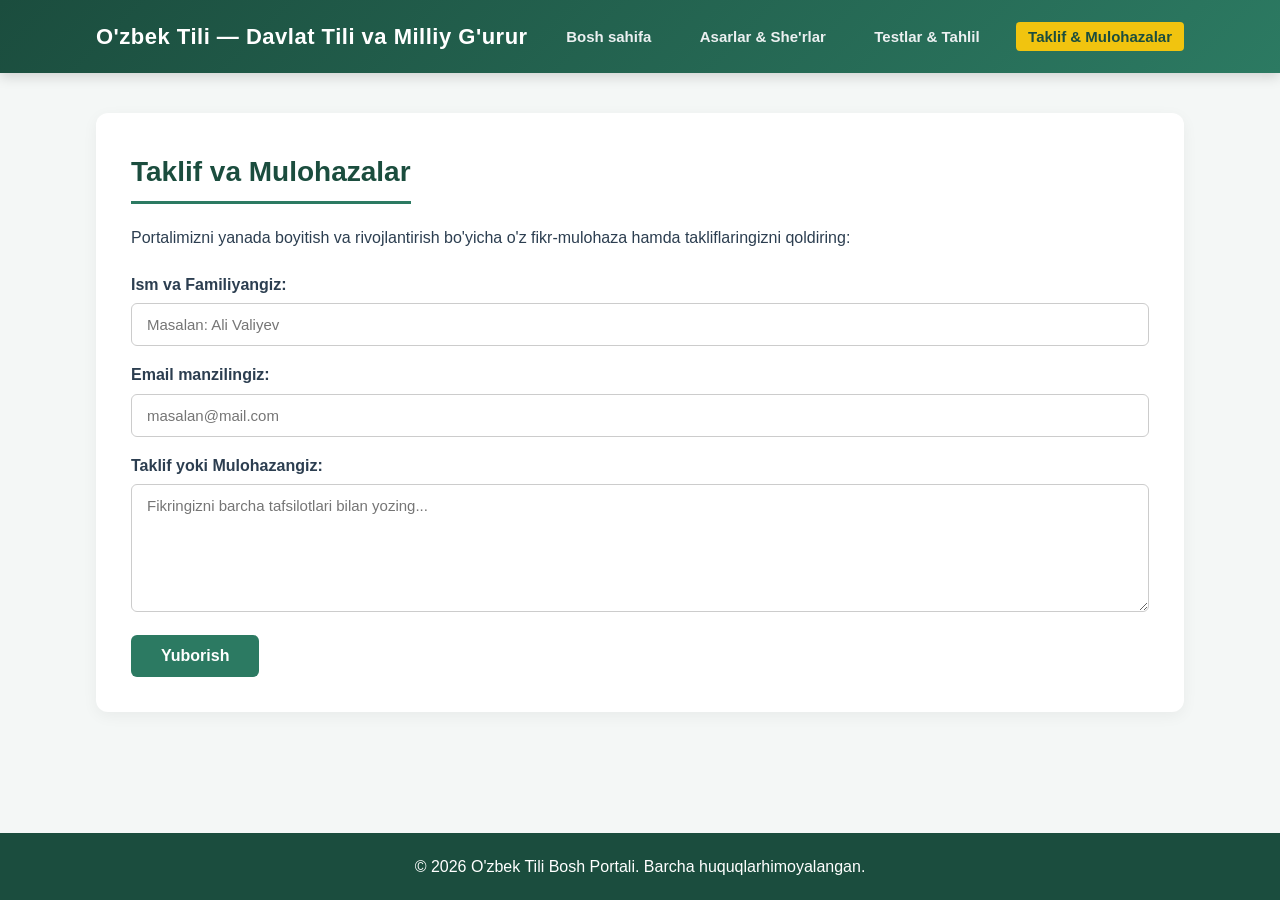
<file: takliflar.html>
<!DOCTYPE html>
<html lang="uz">
<head>
    <meta charset="UTF-8">
    <meta name="viewport" content="width=device-width, initial-scale=1.0">
    <title>Takliflar — O'zbek Tili</title>
    <link rel="stylesheet" href="style.css">
</head>
<body>

    <header>
        <div class="container header-content">
            <h1>O'zbek Tili — Davlat Tili va Milliy G'urur</h1>
            <nav>
                <a href="index.html">Bosh sahifa</a>
                <a href="asarlar.html">Asarlar & She'rlar</a>
                <a href="testlar.html">Testlar & Tahlil</a>
                <a href="takliflar.html" class="active">Taklif & Mulohazalar</a>
            </nav>
        </div>
    </header>

    <main class="container">
        <div class="content-box">
            <h2 class="section-title">Taklif va Mulohazalar</h2>
            <p style="margin-bottom: 20px;">Portalimizni yanada boyitish va rivojlantirish bo'yicha o'z fikr-mulohaza hamda takliflaringizni qoldiring:</p>

            <form onsubmit="submitFeedback(event)">
                <label style="font-weight: 600; display: block; margin-bottom: 5px;">Ism va Familiyangiz:</label>
                <input type="text" id="name" placeholder="Masalan: Ali Valiyev" required>

                <label style="font-weight: 600; display: block; margin-bottom: 5px;">Email manzilingiz:</label>
                <input type="email" id="email" placeholder="masalan@mail.com" required>

                <label style="font-weight: 600; display: block; margin-bottom: 5px;">Taklif yoki Mulohazangiz:</label>
                <textarea id="message" rows="6" placeholder="Fikringizni barcha tafsilotlari bilan yozing..." required></textarea>

                <button type="submit" class="btn-submit">Yuborish</button>
            </form>

            <div id="feedbackMsg" style="margin-top: 20px; font-weight: bold; color: #2c7a62; display: none;"></div>
        </div>
    </main>

    <footer>
        <div class="container">
            <p>&copy; 2026 O'zbek Tili Bosh Portali. Barcha huquqlarhimoyalangan.</p>
        </div>
    </footer>

    <script>
        function submitFeedback(e) {
            e.preventDefault();
            const name = document.getElementById('name').value;
            const msgBox = document.getElementById('feedbackMsg');

            msgBox.style.display = 'block';
            msgBox.innerText = `Rahmat, ${name}! Fikr va taklifingiz muvaffaqiyatli qabul qilindi.`;

            document.getElementById('name').value = '';
            document.getElementById('email').value = '';
            document.getElementById('message').value = '';
        }
    </script>

</body>
</html>
</file>
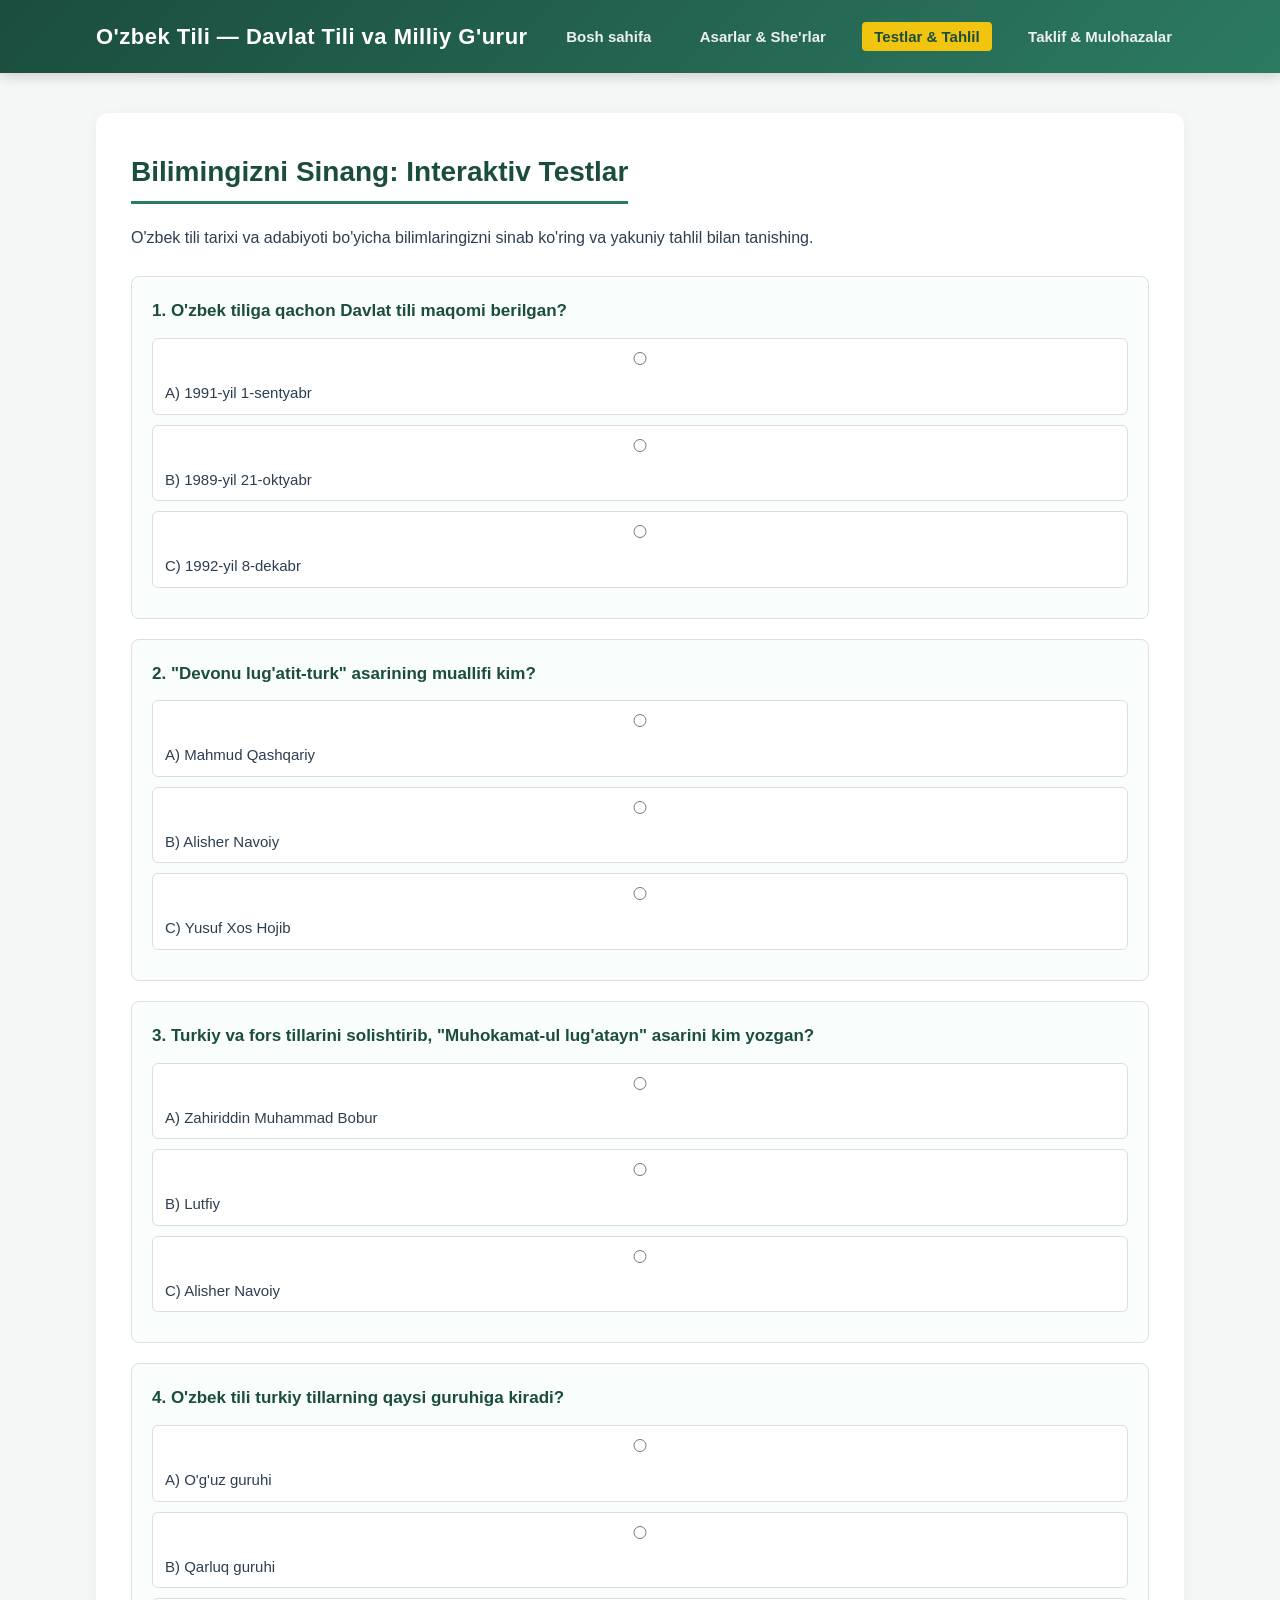
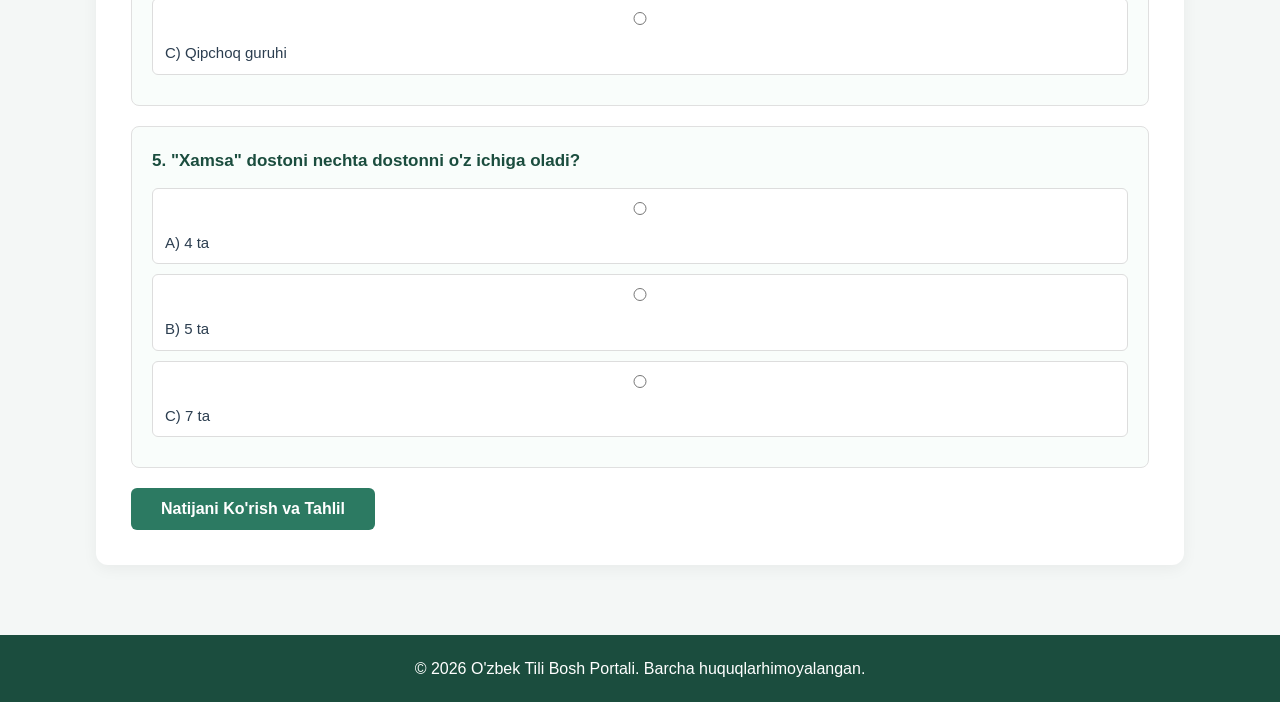
<file: test va tahlil.html>
<!DOCTYPE html>
<html lang="uz">
<head>
    <meta charset="UTF-8">
    <meta name="viewport" content="width=device-width, initial-scale=1.0">
    <title>Testlar va Tahlil — O'zbek Tili</title>
    <link rel="stylesheet" href="style.css">
</head>
<body>

    <header>
        <div class="container header-content">
            <h1>O'zbek Tili — Davlat Tili va Milliy G'urur</h1>
            <nav>
                <a href="index.html">Bosh sahifa</a>
                <a href="asarlar.html">Asarlar & She'rlar</a>
                <a href="testlar.html" class="active">Testlar & Tahlil</a>
                <a href="takliflar.html">Taklif & Mulohazalar</a>
            </nav>
        </div>
    </header>

    <main class="container">
        <div class="content-box">
            <h2 class="section-title">Bilimingizni Sinang: Interaktiv Testlar</h2>
            <p style="margin-bottom: 25px;">O'zbek tili tarixi va adabiyoti bo'yicha bilimlaringizni sinab ko'ring va yakuniy tahlil bilan tanishing.</p>

            <form id="quizForm">
                <!-- Savol 1 -->
                <div class="quiz-item">
                    <p>1. O'zbek tiliga qachon Davlat tili maqomi berilgan?</p>
                    <div class="quiz-options">
                        <label><input type="radio" name="q1" value="A"> A) 1991-yil 1-sentyabr</label>
                        <label><input type="radio" name="q1" value="B"> B) 1989-yil 21-oktyabr</label>
                        <label><input type="radio" name="q1" value="C"> C) 1992-yil 8-dekabr</label>
                    </div>
                </div>

                <!-- Savol 2 -->
                <div class="quiz-item">
                    <p>2. "Devonu lug'atit-turk" asarining muallifi kim?</p>
                    <div class="quiz-options">
                        <label><input type="radio" name="q2" value="A"> A) Mahmud Qashqariy</label>
                        <label><input type="radio" name="q2" value="B"> B) Alisher Navoiy</label>
                        <label><input type="radio" name="q2" value="C"> C) Yusuf Xos Hojib</label>
                    </div>
                </div>

                <!-- Savol 3 -->
                <div class="quiz-item">
                    <p>3. Turkiy va fors tillarini solishtirib, "Muhokamat-ul lug'atayn" asarini kim yozgan?</p>
                    <div class="quiz-options">
                        <label><input type="radio" name="q3" value="A"> A) Zahiriddin Muhammad Bobur</label>
                        <label><input type="radio" name="q3" value="B"> B) Lutfiy</label>
                        <label><input type="radio" name="q3" value="C"> C) Alisher Navoiy</label>
                    </div>
                </div>

                <!-- Savol 4 -->
                <div class="quiz-item">
                    <p>4. O'zbek tili turkiy tillarning qaysi guruhiga kiradi?</p>
                    <div class="quiz-options">
                        <label><input type="radio" name="q4" value="A"> A) O'g'uz guruhi</label>
                        <label><input type="radio" name="q4" value="B"> B) Qarluq guruhi</label>
                        <label><input type="radio" name="q4" value="C"> C) Qipchoq guruhi</label>
                    </div>
                </div>

                <!-- Savol 5 -->
                <div class="quiz-item">
                    <p>5. "Xamsa" dostoni nechta dostonni o'z ichiga oladi?</p>
                    <div class="quiz-options">
                        <label><input type="radio" name="q5" value="A"> A) 4 ta</label>
                        <label><input type="radio" name="q5" value="B"> B) 5 ta</label>
                        <label><input type="radio" name="q5" value="C"> C) 7 ta</label>
                    </div>
                </div>

                <button type="button" class="btn-submit" onclick="checkAnswers()">Natijani Ko'rish va Tahlil</button>
            </form>

            <div id="resultBox" class="result-box">
                <h3 id="scoreText" style="color: #1b4d3e; margin-bottom: 10px;"></h3>
                <hr style="margin-bottom: 15px;">
                <div id="analysisText"></div>
            </div>
        </div>
    </main>

    <footer>
        <div class="container">
            <p>&copy; 2026 O'zbek Tili Bosh Portali. Barcha huquqlarhimoyalangan.</p>
        </div>
    </footer>

    <script>
        function checkAnswers() {
            const correctAnswers = { q1: 'B', q2: 'A', q3: 'C', q4: 'B', q5: 'B' };
            let score = 0;
            let total = 5;

            for (let i = 1; i <= total; i++) {
                const selected = document.querySelector(`input[name="q${i}"]:checked`);
                if (!selected) {
                    alert("Iltimos, barcha savollarga javob belgilang!");
                    return;
                }
                if (selected.value === correctAnswers[`q${i}`]) {
                    score++;
                }
            }

            const resultBox = document.getElementById('resultBox');
            const scoreText = document.getElementById('scoreText');
            const analysisText = document.getElementById('analysisText');

            resultBox.style.display = 'block';
            scoreText.innerText = `Siz 5 ta savoldan ${score} tasiga to'g'ri javob berdingiz! (${(score/total)*100}%)`;

            analysisText.innerHTML = `
                <h4>Test Tahlili:</h4>
                <ul style="margin-left: 20px; margin-top: 10px;">
                    <li><strong>1-savol:</strong> To'g'ri javob B (1989-yil 21-oktyabr).</li>
                    <li><strong>2-savol:</strong> To'g'ri javob A (Mahmud Qashqariy XI asrda birinchi turkiy lug'atni tuzgan).</li>
                    <li><strong>3-savol:</strong> To'g'ri javob C (Alisher Navoiy ona tilimiz imkoniyatlarini ko'rsatib bergan).</li>
                    <li><strong>4-savol:</strong> To'g'ri javob B (O'zbek va uyg'ur tillari qarluq guruhiga kiradi).</li>
                    <li><strong>5-savol:</strong> To'g'ri javob B ("Xamsa" beshlik degani va 5 dostonni o'z ichiga oladi).</li>
                </ul>
            `;
            
            resultBox.scrollIntoView({ behavior: 'smooth' });
        }
    </script>

</body>
</html>
</file>
<file: style.css>
* {
    margin: 0;
    padding: 0;
    box-sizing: border-box;
    font-family: 'Segoe UI', Tahoma, Geneva, Verdana, sans-serif;
}

body {
    line-height: 1.7;
    color: #2c3e50;
    background-color: #f4f7f6;
    display: flex;
    flex-direction: column;
    min-height: 100vh;
}

.container {
    width: 85%;
    max-width: 1100px;
    margin: 0 auto;
}

/* Header & Navigation */
header {
    background: linear-gradient(135deg, #1b4d3e, #2c7a62);
    color: white;
    padding: 18px 0;
    position: sticky;
    top: 0;
    z-index: 100;
    box-shadow: 0 4px 12px rgba(0,0,0,0.15);
}

header .header-content {
    display: flex;
    justify-content: space-between;
    align-items: center;
    flex-wrap: wrap;
}

header h1 {
    font-size: 22px;
    letter-spacing: 0.5px;
}

nav a {
    color: #ecf0f1;
    text-decoration: none;
    margin-left: 20px;
    font-weight: 600;
    font-size: 15px;
    transition: all 0.3s ease;
    padding: 6px 12px;
    border-radius: 4px;
}

nav a:hover, nav a.active {
    color: #1b4d3e;
    background-color: #f1c40f;
}

/* Hero Section */
.hero {
    background: linear-gradient(rgba(27, 77, 62, 0.85), rgba(27, 77, 62, 0.85)), 
                url('https://images.unsplash.com/photo-1456513080510-7bf3a84b82f8?auto=format&fit=crop&w=1200&q=80') center/cover;
    color: white;
    padding: 70px 0;
    text-align: center;
}

.hero h2 {
    font-size: 36px;
    margin-bottom: 15px;
}

.hero p {
    font-size: 19px;
    max-width: 800px;
    margin: 0 auto;
}

/* Main Content */
main {
    flex: 1;
    padding: 40px 0;
}

.content-box {
    background: white;
    padding: 35px;
    border-radius: 12px;
    box-shadow: 0 4px 15px rgba(0,0,0,0.05);
    margin-bottom: 30px;
}

.section-title {
    font-size: 28px;
    color: #1b4d3e;
    margin-bottom: 20px;
    border-bottom: 3px solid #2c7a62;
    display: inline-block;
    padding-bottom: 5px;
}

/* Content Layout with Images */
.img-content {
    display: flex;
    gap: 25px;
    align-items: center;
    margin: 25px 0;
    flex-wrap: wrap;
}

.img-content img {
    width: 100%;
    max-width: 400px;
    border-radius: 10px;
    box-shadow: 0 4px 10px rgba(0,0,0,0.1);
    object-fit: cover;
}

.img-content .text {
    flex: 1;
    min-width: 280px;
}

/* Cards Grid */
.card-grid {
    display: grid;
    grid-template-columns: repeat(auto-fit, minmax(320px, 1fr));
    gap: 25px;
    margin-top: 25px;
}

.card {
    background: #ffffff;
    border-radius: 10px;
    overflow: hidden;
    box-shadow: 0 4px 12px rgba(0,0,0,0.08);
    border: 1px solid #eee;
    transition: transform 0.3s ease;
}

.card:hover {
    transform: translateY(-5px);
}

.card img {
    width: 100%;
    height: 200px;
    object-fit: cover;
}

.card-body {
    padding: 20px;
}

.card-body h3 {
    color: #1b4d3e;
    margin-bottom: 10px;
}

blockquote {
    font-style: italic;
    margin-top: 15px;
    padding: 12px 18px;
    border-left: 4px solid #f1c40f;
    background: #f9fdfb;
    border-radius: 0 8px 8px 0;
    color: #444;
}

/* Quiz Styles */
.quiz-item {
    background: #f9fdfb;
    padding: 20px;
    border-radius: 8px;
    margin-bottom: 20px;
    border: 1px solid #e0e0e0;
}

.quiz-item p {
    font-weight: 600;
    font-size: 17px;
    margin-bottom: 12px;
    color: #1b4d3e;
}

.quiz-options label {
    display: block;
    margin-bottom: 10px;
    cursor: pointer;
    font-size: 15px;
    padding: 8px 12px;
    background: #fff;
    border: 1px solid #ddd;
    border-radius: 6px;
    transition: background 0.2s;
}

.quiz-options label:hover {
    background: #e8f5e9;
}

.btn-submit {
    background-color: #2c7a62;
    color: white;
    padding: 12px 30px;
    border: none;
    border-radius: 6px;
    font-size: 16px;
    font-weight: 600;
    cursor: pointer;
    transition: background 0.3s;
}

.btn-submit:hover {
    background-color: #1b4d3e;
}

.result-box {
    margin-top: 20px;
    padding: 20px;
    border-radius: 8px;
    background: #e8f5e9;
    display: none;
}

/* Form Styles */
form input, form textarea {
    width: 100%;
    padding: 12px 15px;
    margin-bottom: 15px;
    border: 1px solid #ccc;
    border-radius: 6px;
    font-size: 15px;
}

/* Footer */
footer {
    background: #1b4d3e;
    color: white;
    text-align: center;
    padding: 20px 0;
    margin-top: auto;
}
</file>
